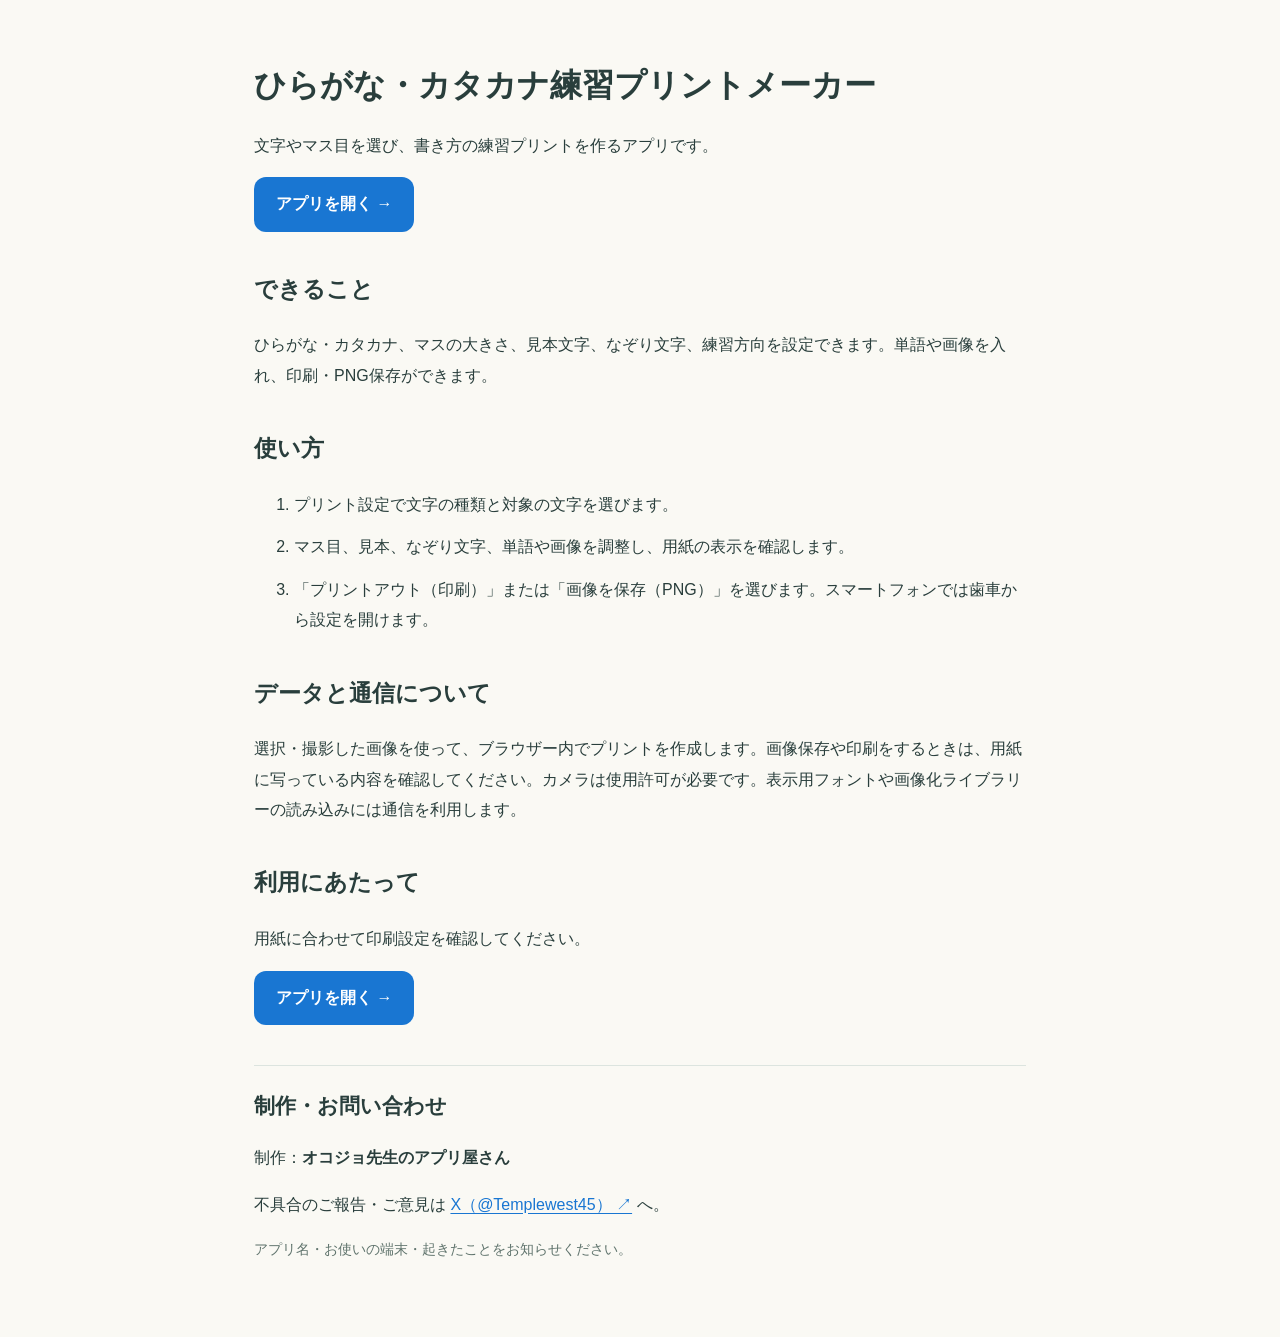
<file: about.html>
<!doctype html><html lang="ja"><head><meta charset="utf-8"><meta name="viewport" content="width=device-width,initial-scale=1"><title>ひらがな・カタカナ練習プリントメーカー｜使い方・アプリについて</title><meta name="description" content="文字やマス目を選び、書き方の練習プリントを作るアプリです。"><link rel="canonical" href="https://kakikata-printmaker-jp-ewz.pages.dev/about"><style>:root{color:#293e3c;background:#faf9f4;font-family:Meiryo,"Yu Gothic UI",sans-serif;line-height:1.9}*{box-sizing:border-box}body{margin:0}main{max-width:820px;margin:auto;padding:40px 24px 60px}h1{font-size:clamp(24px,5vw,32px);line-height:1.5}h2{font-size:23px;margin-top:36px}a{color:#1976d2;text-underline-offset:3px}.open-app{display:inline-block;background:#1976d2;color:#fff;border-radius:12px;padding:12px 22px;text-decoration:none;font-weight:bold}li{margin-bottom:12px}.creator-info{margin-top:40px;border-top:1px solid #dce4df;padding-top:20px}.creator-info h2{margin-top:0;font-size:21px}.hint{font-size:14px;color:#60746d}</style></head><body><main><h1>ひらがな・カタカナ練習プリントメーカー</h1><p>文字やマス目を選び、書き方の練習プリントを作るアプリです。</p><a class="open-app" href="./">アプリを開く →</a><h2>できること</h2><p>ひらがな・カタカナ、マスの大きさ、見本文字、なぞり文字、練習方向を設定できます。単語や画像を入れ、印刷・PNG保存ができます。</p><h2>使い方</h2><ol><li>プリント設定で文字の種類と対象の文字を選びます。</li><li>マス目、見本、なぞり文字、単語や画像を調整し、用紙の表示を確認します。</li><li>「プリントアウト（印刷）」または「画像を保存（PNG）」を選びます。スマートフォンでは歯車から設定を開けます。</li></ol><h2>データと通信について</h2><p>選択・撮影した画像を使って、ブラウザー内でプリントを作成します。画像保存や印刷をするときは、用紙に写っている内容を確認してください。カメラは使用許可が必要です。表示用フォントや画像化ライブラリーの読み込みには通信を利用します。</p><h2>利用にあたって</h2><p>用紙に合わせて印刷設定を確認してください。</p><a class="open-app" href="./">アプリを開く →</a><section class="creator-info" aria-labelledby="creator-info-heading"><h2 id="creator-info-heading">制作・お問い合わせ</h2><p>制作：<strong>オコジョ先生のアプリ屋さん</strong></p><p>不具合のご報告・ご意見は <a href="https://x.com/Templewest45" target="_blank" rel="noopener noreferrer">X（@Templewest45） ↗</a> へ。</p><p class="hint">アプリ名・お使いの端末・起きたことをお知らせください。</p></section></main></body></html>
</file>
